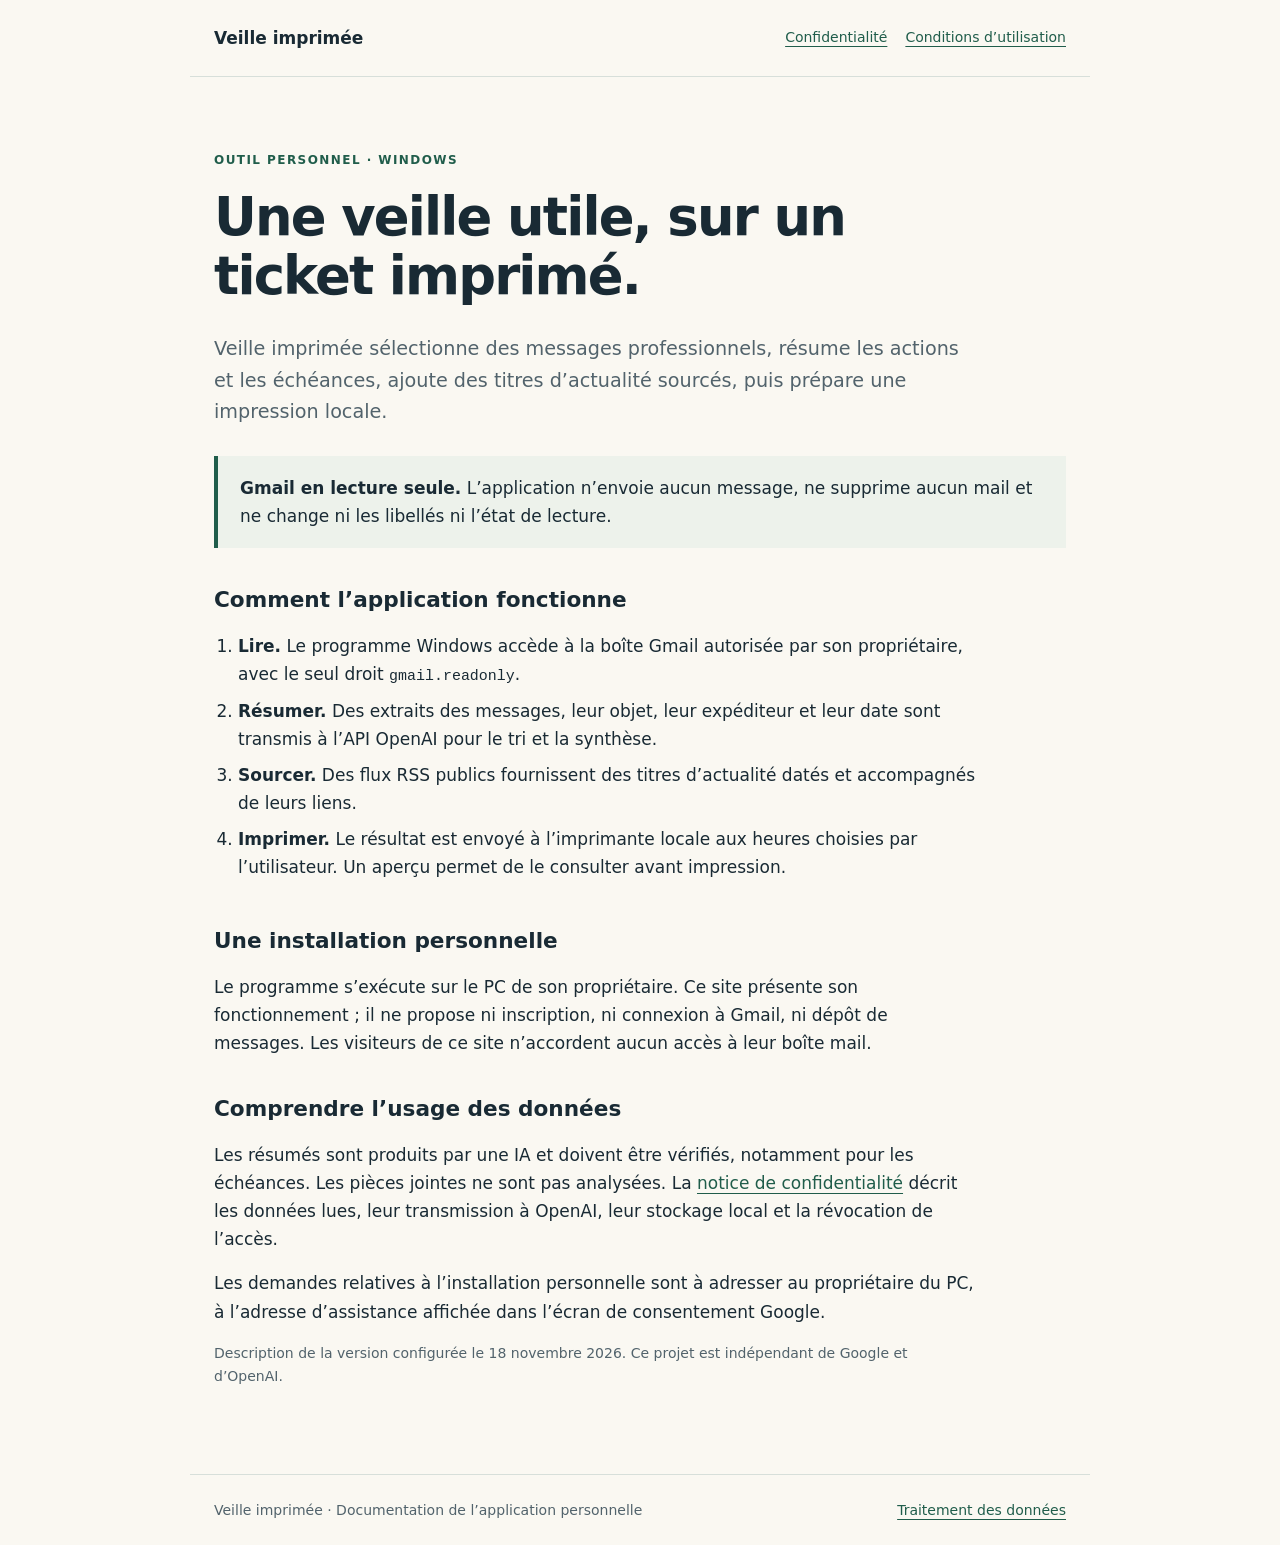
<file: index.html>
<!doctype html>
<html lang="fr"><head><meta charset="utf-8"><meta name="viewport" content="width=device-width,initial-scale=1"><meta name="description" content="Veille imprimée : outil personnel Windows de synthèse des mails professionnels, lecture Gmail seule et actualités sourcées."><meta name="robots" content="noindex,nofollow,noarchive"><title>Veille imprimée — présentation</title><link rel="stylesheet" href="style.css"></head>
<body><a class="skip" href="#contenu">Aller au contenu</a><header><a href="index.html">Veille imprimée</a><nav aria-label="Navigation principale"><a href="confidentialite.html">Confidentialité</a><a href="conditions.html">Conditions d’utilisation</a></nav></header>
<main id="contenu"><p class="eyebrow">Outil personnel · Windows</p><h1>Une veille utile, sur un ticket imprimé.</h1><p class="lead">Veille imprimée sélectionne des messages professionnels, résume les actions et les échéances, ajoute des titres d’actualité sourcés, puis prépare une impression locale.</p>
<div class="notice"><strong>Gmail en lecture seule.</strong> L’application n’envoie aucun message, ne supprime aucun mail et ne change ni les libellés ni l’état de lecture.</div>
<h2>Comment l’application fonctionne</h2><ol class="steps"><li><strong>Lire.</strong> Le programme Windows accède à la boîte Gmail autorisée par son propriétaire, avec le seul droit <code>gmail.readonly</code>.</li><li><strong>Résumer.</strong> Des extraits des messages, leur objet, leur expéditeur et leur date sont transmis à l’API OpenAI pour le tri et la synthèse.</li><li><strong>Sourcer.</strong> Des flux RSS publics fournissent des titres d’actualité datés et accompagnés de leurs liens.</li><li><strong>Imprimer.</strong> Le résultat est envoyé à l’imprimante locale aux heures choisies par l’utilisateur. Un aperçu permet de le consulter avant impression.</li></ol>
<h2>Une installation personnelle</h2><p>Le programme s’exécute sur le PC de son propriétaire. Ce site présente son fonctionnement ; il ne propose ni inscription, ni connexion à Gmail, ni dépôt de messages. Les visiteurs de ce site n’accordent aucun accès à leur boîte mail.</p>
<h2>Comprendre l’usage des données</h2><p>Les résumés sont produits par une IA et doivent être vérifiés, notamment pour les échéances. Les pièces jointes ne sont pas analysées. La <a href="confidentialite.html">notice de confidentialité</a> décrit les données lues, leur transmission à OpenAI, leur stockage local et la révocation de l’accès.</p><p>Les demandes relatives à l’installation personnelle sont à adresser au propriétaire du PC, à l’adresse d’assistance affichée dans l’écran de consentement Google.</p><p class="meta">Description de la version configurée le 18 novembre 2026. Ce projet est indépendant de Google et d’OpenAI.</p></main>
<footer><span>Veille imprimée · Documentation de l’application personnelle</span><a href="confidentialite.html">Traitement des données</a></footer></body></html>
</file>
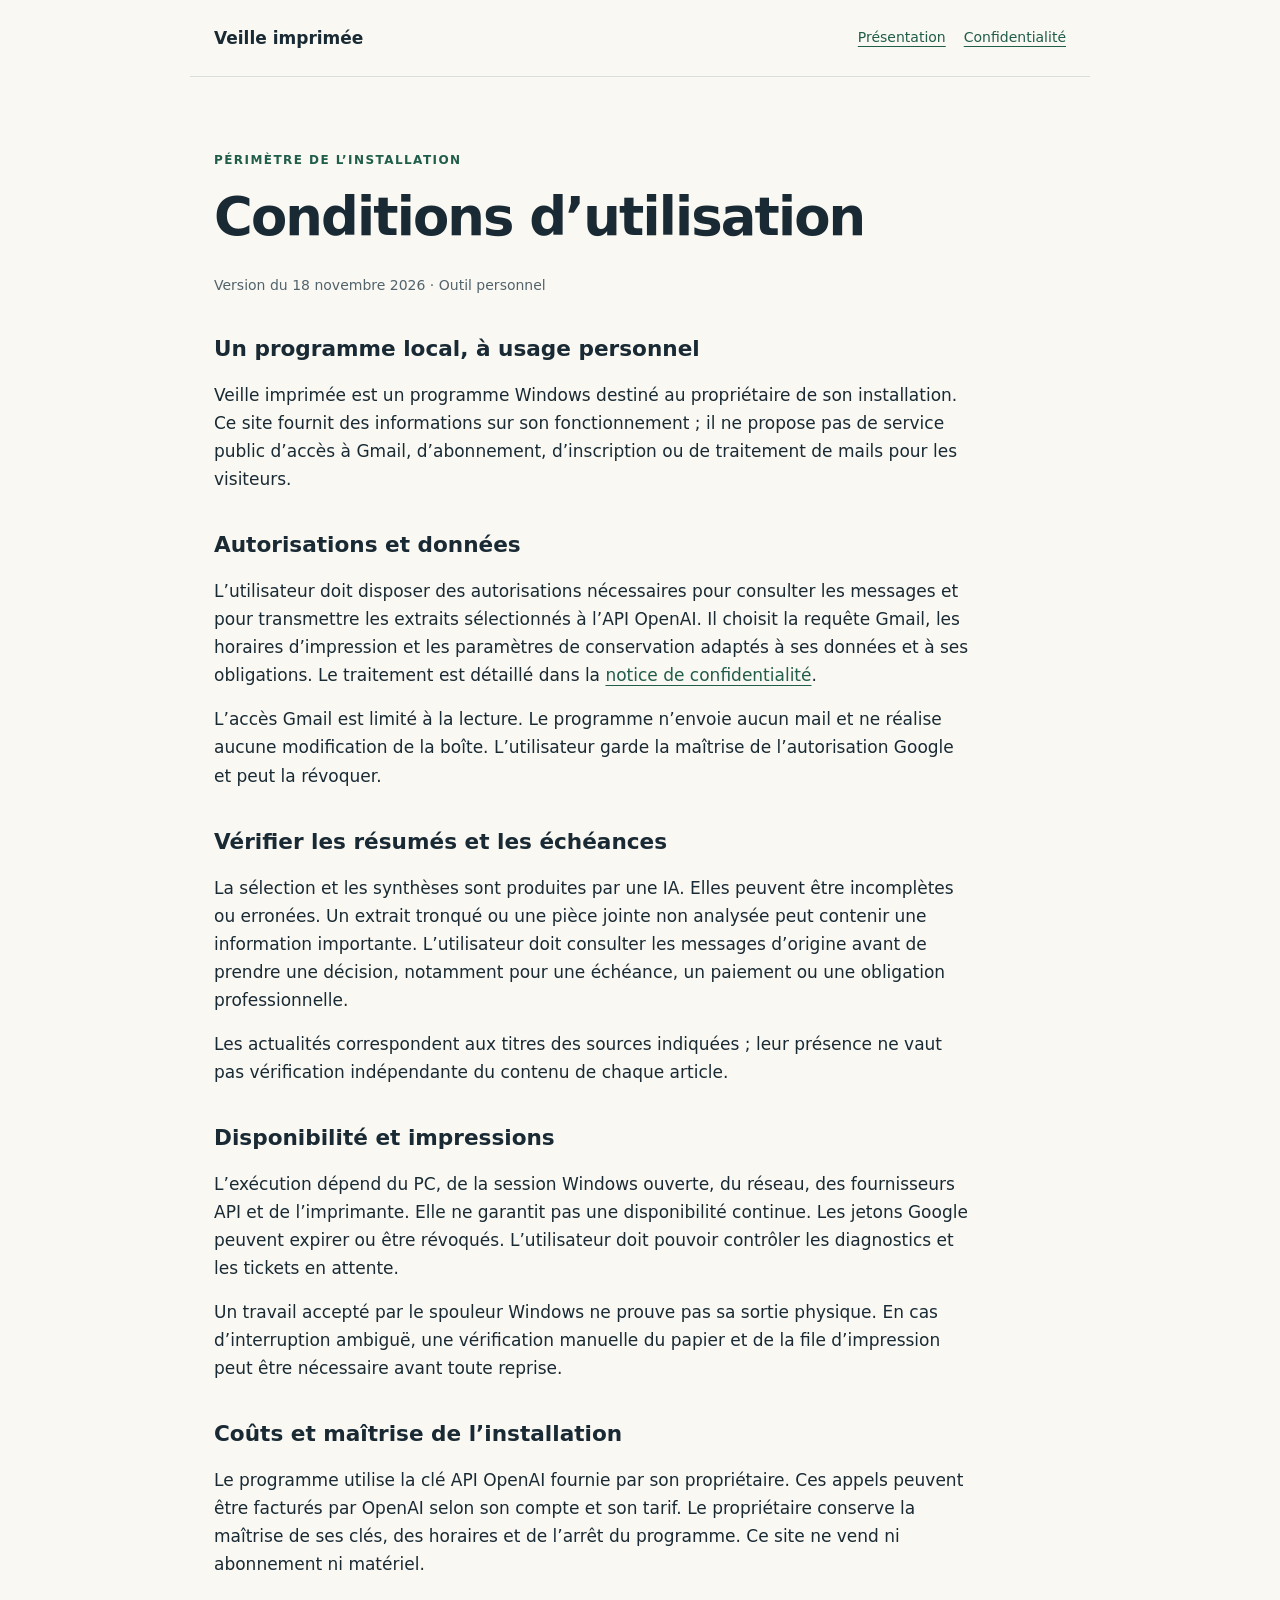
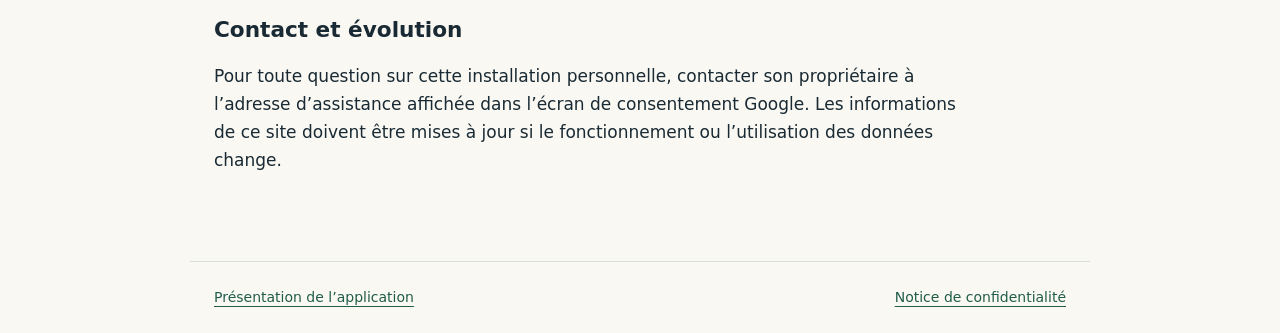
<file: conditions.html>
<!doctype html>
<html lang="fr"><head><meta charset="utf-8"><meta name="viewport" content="width=device-width,initial-scale=1"><meta name="description" content="Conditions d’usage personnel du programme Windows Veille imprimée."><meta name="robots" content="noindex,nofollow,noarchive"><title>Conditions d’utilisation — Veille imprimée</title><link rel="stylesheet" href="style.css"></head>
<body><a class="skip" href="#contenu">Aller au contenu</a><header><a href="index.html">Veille imprimée</a><nav aria-label="Navigation principale"><a href="index.html">Présentation</a><a href="confidentialite.html">Confidentialité</a></nav></header><main id="contenu"><p class="eyebrow">Périmètre de l’installation</p><h1>Conditions d’utilisation</h1><p class="meta">Version du 18 novembre 2026 · Outil personnel</p>
<h2>Un programme local, à usage personnel</h2><p>Veille imprimée est un programme Windows destiné au propriétaire de son installation. Ce site fournit des informations sur son fonctionnement ; il ne propose pas de service public d’accès à Gmail, d’abonnement, d’inscription ou de traitement de mails pour les visiteurs.</p>
<h2>Autorisations et données</h2><p>L’utilisateur doit disposer des autorisations nécessaires pour consulter les messages et pour transmettre les extraits sélectionnés à l’API OpenAI. Il choisit la requête Gmail, les horaires d’impression et les paramètres de conservation adaptés à ses données et à ses obligations. Le traitement est détaillé dans la <a href="confidentialite.html">notice de confidentialité</a>.</p><p>L’accès Gmail est limité à la lecture. Le programme n’envoie aucun mail et ne réalise aucune modification de la boîte. L’utilisateur garde la maîtrise de l’autorisation Google et peut la révoquer.</p>
<h2>Vérifier les résumés et les échéances</h2><p>La sélection et les synthèses sont produites par une IA. Elles peuvent être incomplètes ou erronées. Un extrait tronqué ou une pièce jointe non analysée peut contenir une information importante. L’utilisateur doit consulter les messages d’origine avant de prendre une décision, notamment pour une échéance, un paiement ou une obligation professionnelle.</p><p>Les actualités correspondent aux titres des sources indiquées ; leur présence ne vaut pas vérification indépendante du contenu de chaque article.</p>
<h2>Disponibilité et impressions</h2><p>L’exécution dépend du PC, de la session Windows ouverte, du réseau, des fournisseurs API et de l’imprimante. Elle ne garantit pas une disponibilité continue. Les jetons Google peuvent expirer ou être révoqués. L’utilisateur doit pouvoir contrôler les diagnostics et les tickets en attente.</p><p>Un travail accepté par le spouleur Windows ne prouve pas sa sortie physique. En cas d’interruption ambiguë, une vérification manuelle du papier et de la file d’impression peut être nécessaire avant toute reprise.</p>
<h2>Coûts et maîtrise de l’installation</h2><p>Le programme utilise la clé API OpenAI fournie par son propriétaire. Ces appels peuvent être facturés par OpenAI selon son compte et son tarif. Le propriétaire conserve la maîtrise de ses clés, des horaires et de l’arrêt du programme. Ce site ne vend ni abonnement ni matériel.</p>
<h2>Contact et évolution</h2><p>Pour toute question sur cette installation personnelle, contacter son propriétaire à l’adresse d’assistance affichée dans l’écran de consentement Google. Les informations de ce site doivent être mises à jour si le fonctionnement ou l’utilisation des données change.</p></main><footer><a href="index.html">Présentation de l’application</a><a href="confidentialite.html">Notice de confidentialité</a></footer></body></html>
</file>
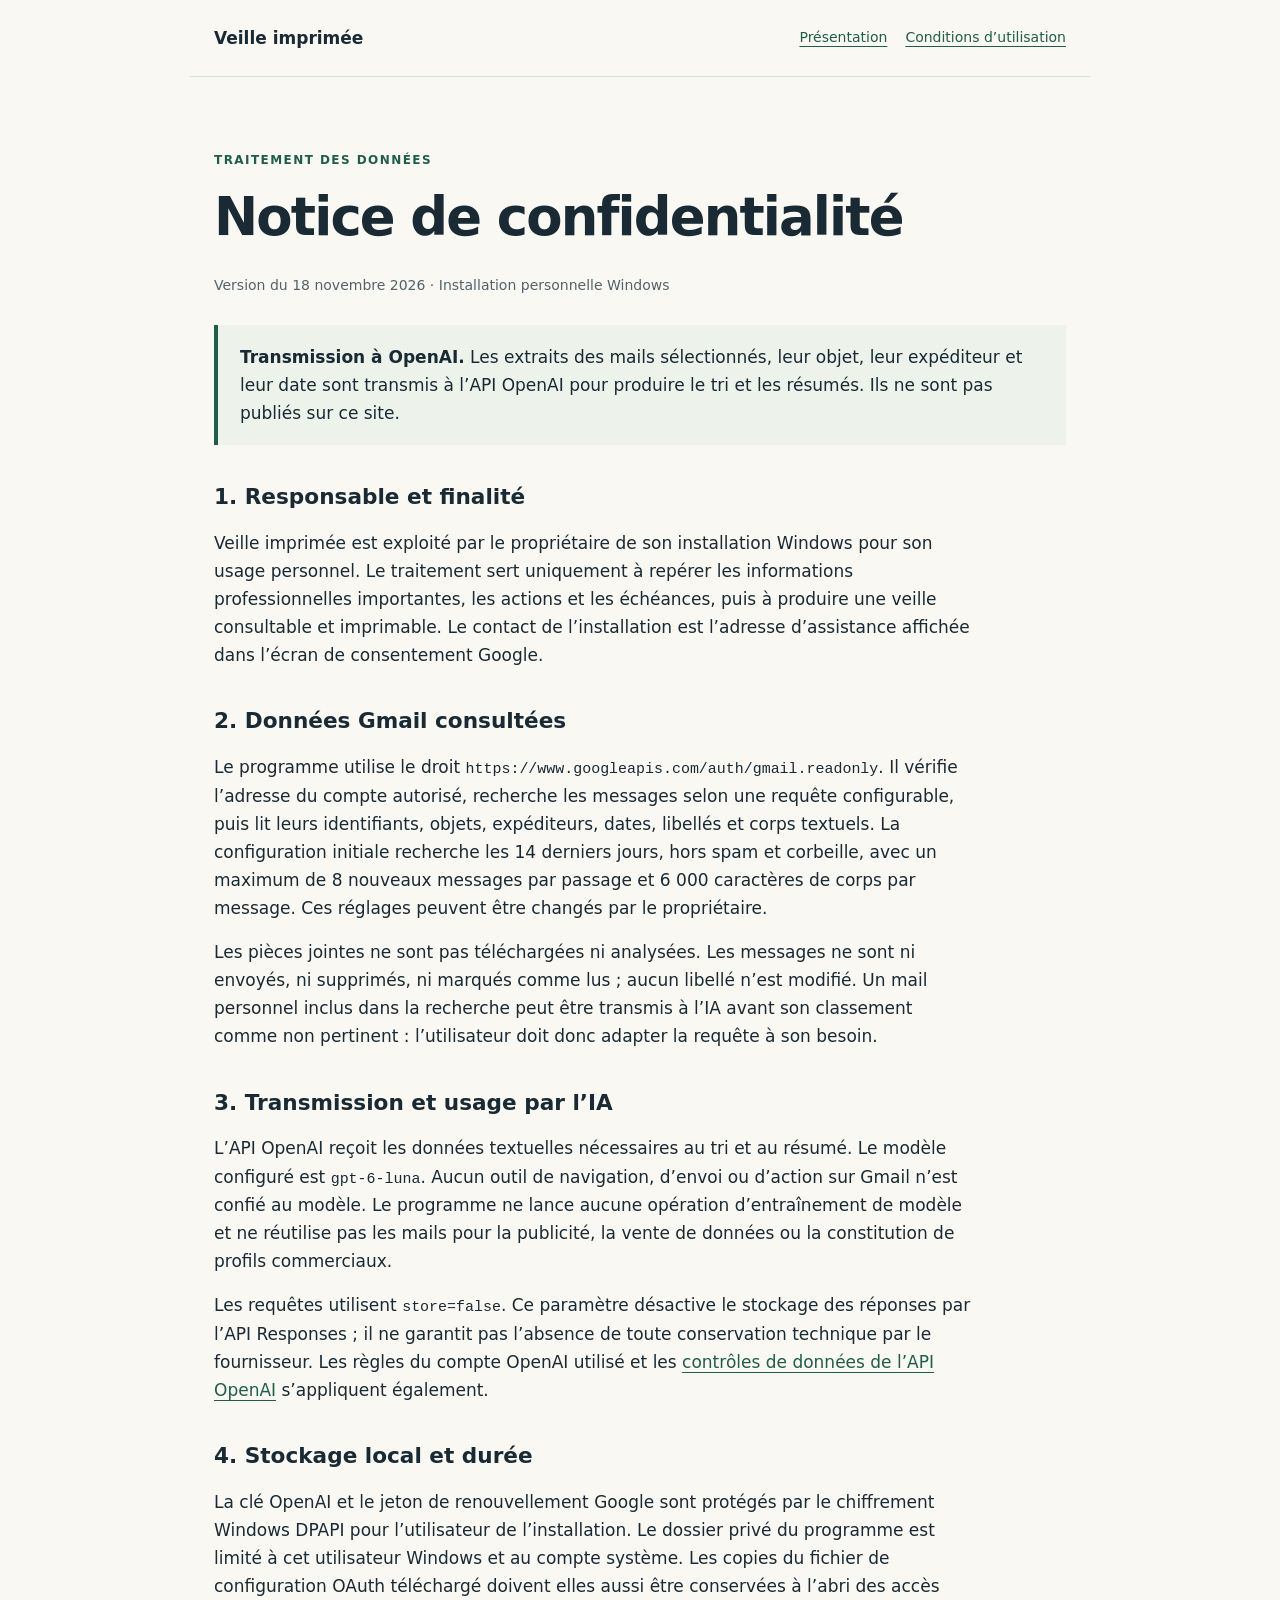
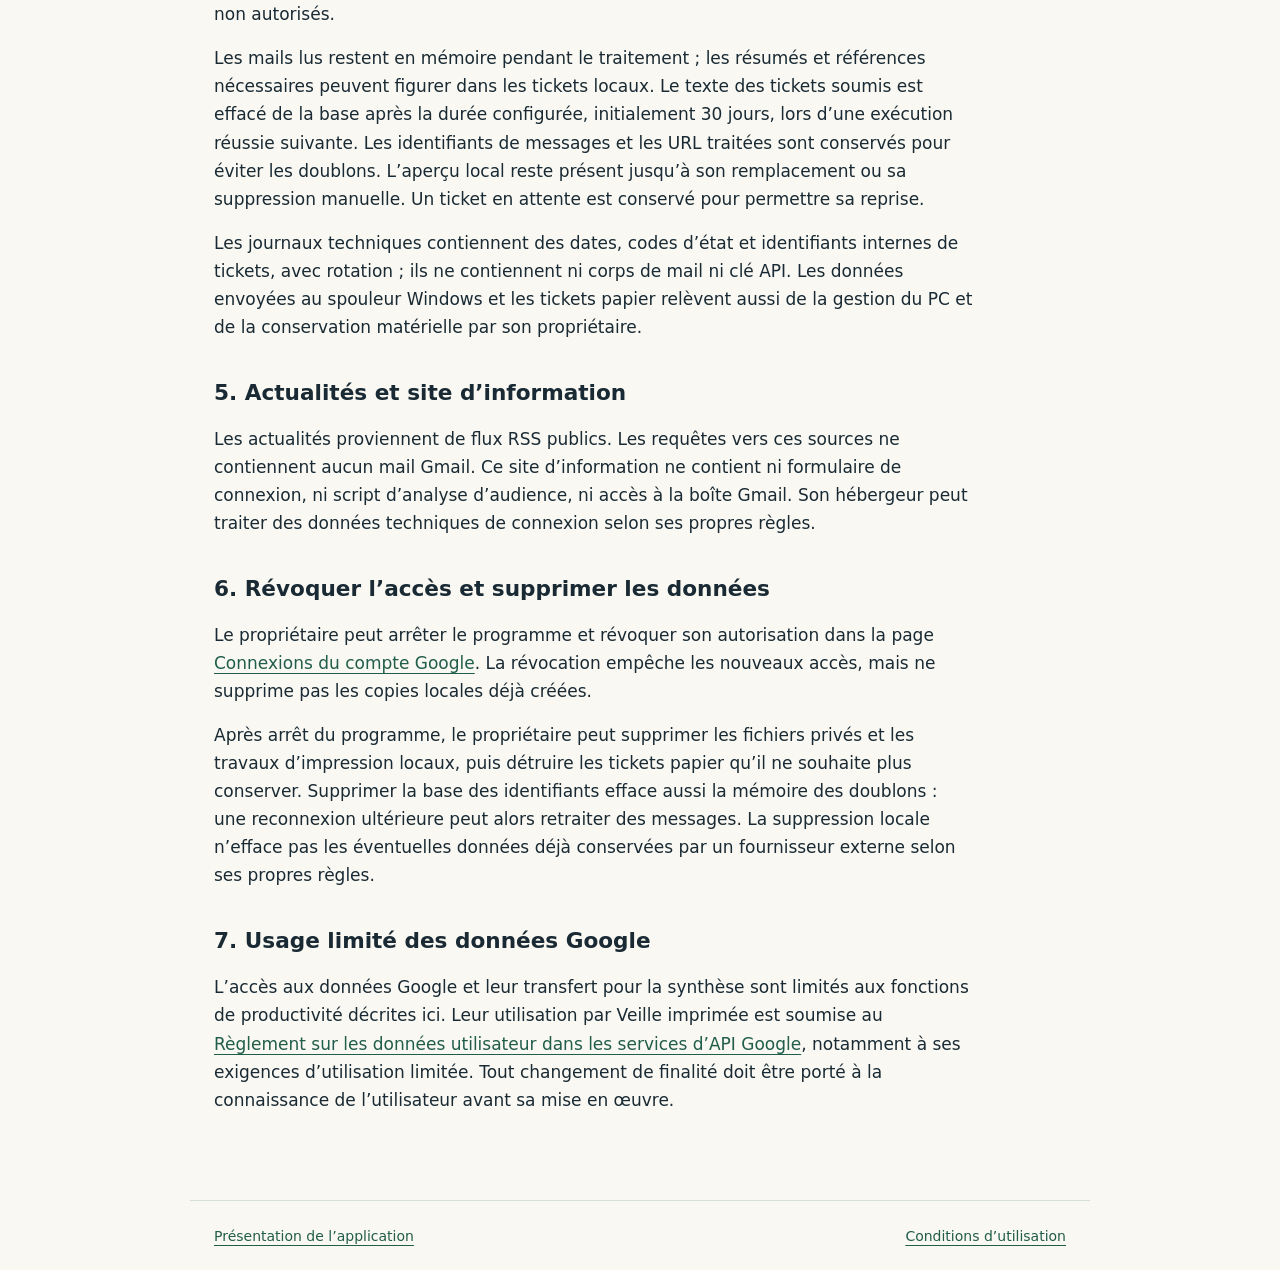
<file: confidentialite.html>
<!doctype html>
<html lang="fr"><head><meta charset="utf-8"><meta name="viewport" content="width=device-width,initial-scale=1"><meta name="description" content="Données Gmail, résumés OpenAI et stockage local de Veille imprimée."><meta name="robots" content="noindex,nofollow,noarchive"><title>Confidentialité — Veille imprimée</title><link rel="stylesheet" href="style.css"></head>
<body><a class="skip" href="#contenu">Aller au contenu</a><header><a href="index.html">Veille imprimée</a><nav aria-label="Navigation principale"><a href="index.html">Présentation</a><a href="conditions.html">Conditions d’utilisation</a></nav></header><main id="contenu"><p class="eyebrow">Traitement des données</p><h1>Notice de confidentialité</h1><p class="meta">Version du 18 novembre 2026 · Installation personnelle Windows</p>
<div class="notice"><strong>Transmission à OpenAI.</strong> Les extraits des mails sélectionnés, leur objet, leur expéditeur et leur date sont transmis à l’API OpenAI pour produire le tri et les résumés. Ils ne sont pas publiés sur ce site.</div>
<h2>1. Responsable et finalité</h2><p>Veille imprimée est exploité par le propriétaire de son installation Windows pour son usage personnel. Le traitement sert uniquement à repérer les informations professionnelles importantes, les actions et les échéances, puis à produire une veille consultable et imprimable. Le contact de l’installation est l’adresse d’assistance affichée dans l’écran de consentement Google.</p>
<h2>2. Données Gmail consultées</h2><p>Le programme utilise le droit <code>https://www.googleapis.com/auth/gmail.readonly</code>. Il vérifie l’adresse du compte autorisé, recherche les messages selon une requête configurable, puis lit leurs identifiants, objets, expéditeurs, dates, libellés et corps textuels. La configuration initiale recherche les 14 derniers jours, hors spam et corbeille, avec un maximum de 8 nouveaux messages par passage et 6 000 caractères de corps par message. Ces réglages peuvent être changés par le propriétaire.</p><p>Les pièces jointes ne sont pas téléchargées ni analysées. Les messages ne sont ni envoyés, ni supprimés, ni marqués comme lus ; aucun libellé n’est modifié. Un mail personnel inclus dans la recherche peut être transmis à l’IA avant son classement comme non pertinent : l’utilisateur doit donc adapter la requête à son besoin.</p>
<h2>3. Transmission et usage par l’IA</h2><p>L’API OpenAI reçoit les données textuelles nécessaires au tri et au résumé. Le modèle configuré est <code>gpt-6-luna</code>. Aucun outil de navigation, d’envoi ou d’action sur Gmail n’est confié au modèle. Le programme ne lance aucune opération d’entraînement de modèle et ne réutilise pas les mails pour la publicité, la vente de données ou la constitution de profils commerciaux.</p><p>Les requêtes utilisent <code>store=false</code>. Ce paramètre désactive le stockage des réponses par l’API Responses ; il ne garantit pas l’absence de toute conservation technique par le fournisseur. Les règles du compte OpenAI utilisé et les <a href="https://developers.openai.com/api/docs/guides/your-data">contrôles de données de l’API OpenAI</a> s’appliquent également.</p>
<h2>4. Stockage local et durée</h2><p>La clé OpenAI et le jeton de renouvellement Google sont protégés par le chiffrement Windows DPAPI pour l’utilisateur de l’installation. Le dossier privé du programme est limité à cet utilisateur Windows et au compte système. Les copies du fichier de configuration OAuth téléchargé doivent elles aussi être conservées à l’abri des accès non autorisés.</p><p>Les mails lus restent en mémoire pendant le traitement ; les résumés et références nécessaires peuvent figurer dans les tickets locaux. Le texte des tickets soumis est effacé de la base après la durée configurée, initialement 30 jours, lors d’une exécution réussie suivante. Les identifiants de messages et les URL traitées sont conservés pour éviter les doublons. L’aperçu local reste présent jusqu’à son remplacement ou sa suppression manuelle. Un ticket en attente est conservé pour permettre sa reprise.</p><p>Les journaux techniques contiennent des dates, codes d’état et identifiants internes de tickets, avec rotation ; ils ne contiennent ni corps de mail ni clé API. Les données envoyées au spouleur Windows et les tickets papier relèvent aussi de la gestion du PC et de la conservation matérielle par son propriétaire.</p>
<h2>5. Actualités et site d’information</h2><p>Les actualités proviennent de flux RSS publics. Les requêtes vers ces sources ne contiennent aucun mail Gmail. Ce site d’information ne contient ni formulaire de connexion, ni script d’analyse d’audience, ni accès à la boîte Gmail. Son hébergeur peut traiter des données techniques de connexion selon ses propres règles.</p>
<h2>6. Révoquer l’accès et supprimer les données</h2><p>Le propriétaire peut arrêter le programme et révoquer son autorisation dans la page <a href="https://myaccount.google.com/connections">Connexions du compte Google</a>. La révocation empêche les nouveaux accès, mais ne supprime pas les copies locales déjà créées.</p><p>Après arrêt du programme, le propriétaire peut supprimer les fichiers privés et les travaux d’impression locaux, puis détruire les tickets papier qu’il ne souhaite plus conserver. Supprimer la base des identifiants efface aussi la mémoire des doublons : une reconnexion ultérieure peut alors retraiter des messages. La suppression locale n’efface pas les éventuelles données déjà conservées par un fournisseur externe selon ses propres règles.</p>
<h2>7. Usage limité des données Google</h2><p>L’accès aux données Google et leur transfert pour la synthèse sont limités aux fonctions de productivité décrites ici. Leur utilisation par Veille imprimée est soumise au <a href="https://developers.google.com/terms/api-services-user-data-policy">Règlement sur les données utilisateur dans les services d’API Google</a>, notamment à ses exigences d’utilisation limitée. Tout changement de finalité doit être porté à la connaissance de l’utilisateur avant sa mise en œuvre.</p></main><footer><a href="index.html">Présentation de l’application</a><a href="conditions.html">Conditions d’utilisation</a></footer></body></html>
</file>
<file: style.css>
:root{color-scheme:light;--ink:#192a34;--muted:#52636c;--paper:#faf8f2;--line:#d7dfda;--accent:#205d4b}*{box-sizing:border-box}body{margin:0;background:var(--paper);color:var(--ink);font:17px/1.65 system-ui,-apple-system,'Segoe UI',sans-serif}a{color:var(--accent);text-underline-offset:4px}a:focus-visible{outline:3px solid #b77c27;outline-offset:4px}header,main,footer{max-width:900px;margin:auto;padding:24px}header{display:flex;align-items:center;justify-content:space-between;gap:20px;border-bottom:1px solid var(--line)}header>a{font-weight:750;text-decoration:none;color:var(--ink)}nav{display:flex;flex-wrap:wrap;gap:18px;font-size:14px}main{padding-top:58px;padding-bottom:70px}h1{font-size:clamp(2.1rem,5vw,3.3rem);line-height:1.12;letter-spacing:-.035em;max-width:740px;margin:16px 0 28px}h2{font-size:1.35rem;line-height:1.3;margin-top:38px}p,li{max-width:760px}p{margin:16px 0}li{padding-bottom:8px}.eyebrow{color:var(--accent);font-weight:750;text-transform:uppercase;letter-spacing:.12em;font-size:12px}.lead{font-size:1.2rem;color:var(--muted)}.notice{border-left:4px solid var(--accent);background:#edf2eb;padding:18px 22px;margin:28px 0}.steps{padding-left:24px}.meta,footer{font-size:14px;color:var(--muted)}footer{border-top:1px solid var(--line);display:flex;flex-wrap:wrap;justify-content:space-between;gap:14px}code{font-size:.88em;overflow-wrap:anywhere}.skip{position:absolute;top:-100px;left:12px;background:white;padding:8px}.skip:focus{top:8px}@media(max-width:640px){header{align-items:flex-start;flex-direction:column}main{padding-top:34px}nav{gap:12px}}@media print{body{background:white}header,nav,footer{display:none}main{padding:0}a{color:inherit}}
</file>
